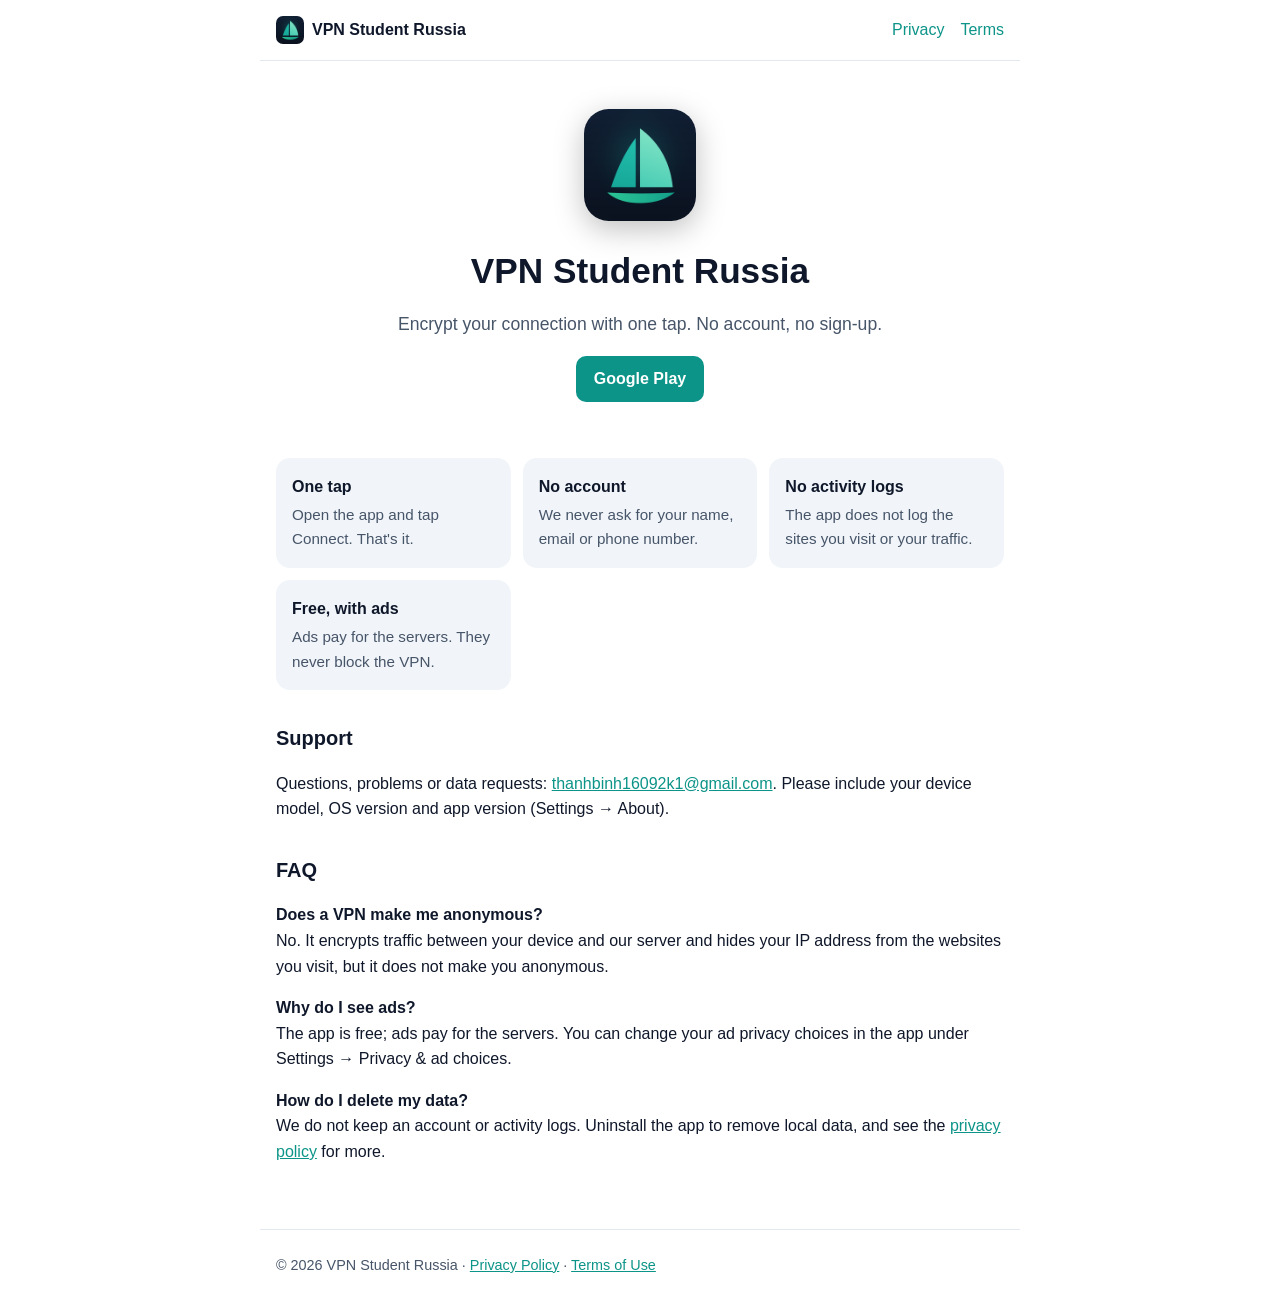
<file: index.html>
<!doctype html>
<html lang="en">
<head>
<meta charset="utf-8">
<meta name="viewport" content="width=device-width, initial-scale=1">
<title>VPN Student Russia</title>
<meta name="description" content="VPN Student Russia — encrypt your connection with one tap. No account needed.">
<link rel="icon" href="icon.png">
<link rel="stylesheet" href="style.css">
</head>
<body>
<header class="top"><a class="brand" href="index.html"><img src="icon.png" alt="" width="28" height="28"> VPN Student Russia</a>
<nav><a href="privacy.html">Privacy</a><a href="terms.html">Terms</a></nav></header>
<main>
  <section class="hero">
    <img src="icon.png" alt="VPN Student Russia icon" width="112" height="112">
    <h1>VPN Student Russia</h1>
    <p>Encrypt your connection with one tap. No account, no sign-up.</p>
    <div class="stores">
      <!-- Replace with real store links once the app is live -->
      <a class="btn" href="https://play.google.com/store/apps/details?id=app.vpnstudent">Google Play</a>
    </div>
  </section>

  <div class="cards">
    <div class="card"><h3>One tap</h3><p>Open the app and tap Connect. That's it.</p></div>
    <div class="card"><h3>No account</h3><p>We never ask for your name, email or phone number.</p></div>
    <div class="card"><h3>No activity logs</h3><p>The app does not log the sites you visit or your traffic.</p></div>
    <div class="card"><h3>Free, with ads</h3><p>Ads pay for the servers. They never block the VPN.</p></div>
  </div>

  <h2 id="support">Support</h2>
  <p>Questions, problems or data requests: <a href="mailto:thanhbinh16092k1@gmail.com">thanhbinh16092k1@gmail.com</a>.
  Please include your device model, OS version and app version (Settings → About).</p>

  <h2 id="faq">FAQ</h2>
  <p><strong>Does a VPN make me anonymous?</strong><br>No. It encrypts traffic between your device and our server and hides your IP address from the websites you visit, but it does not make you anonymous.</p>
  <p><strong>Why do I see ads?</strong><br>The app is free; ads pay for the servers. You can change your ad privacy choices in the app under Settings → Privacy &amp; ad choices.</p>
  <p><strong>How do I delete my data?</strong><br>We do not keep an account or activity logs. Uninstall the app to remove local data, and see the <a href="privacy.html#data-deletion">privacy policy</a> for more.</p>
</main>
<footer>&copy; 2026 VPN Student Russia · <a href="privacy.html">Privacy Policy</a> · <a href="terms.html">Terms of Use</a></footer>
</body>
</html>
</file>
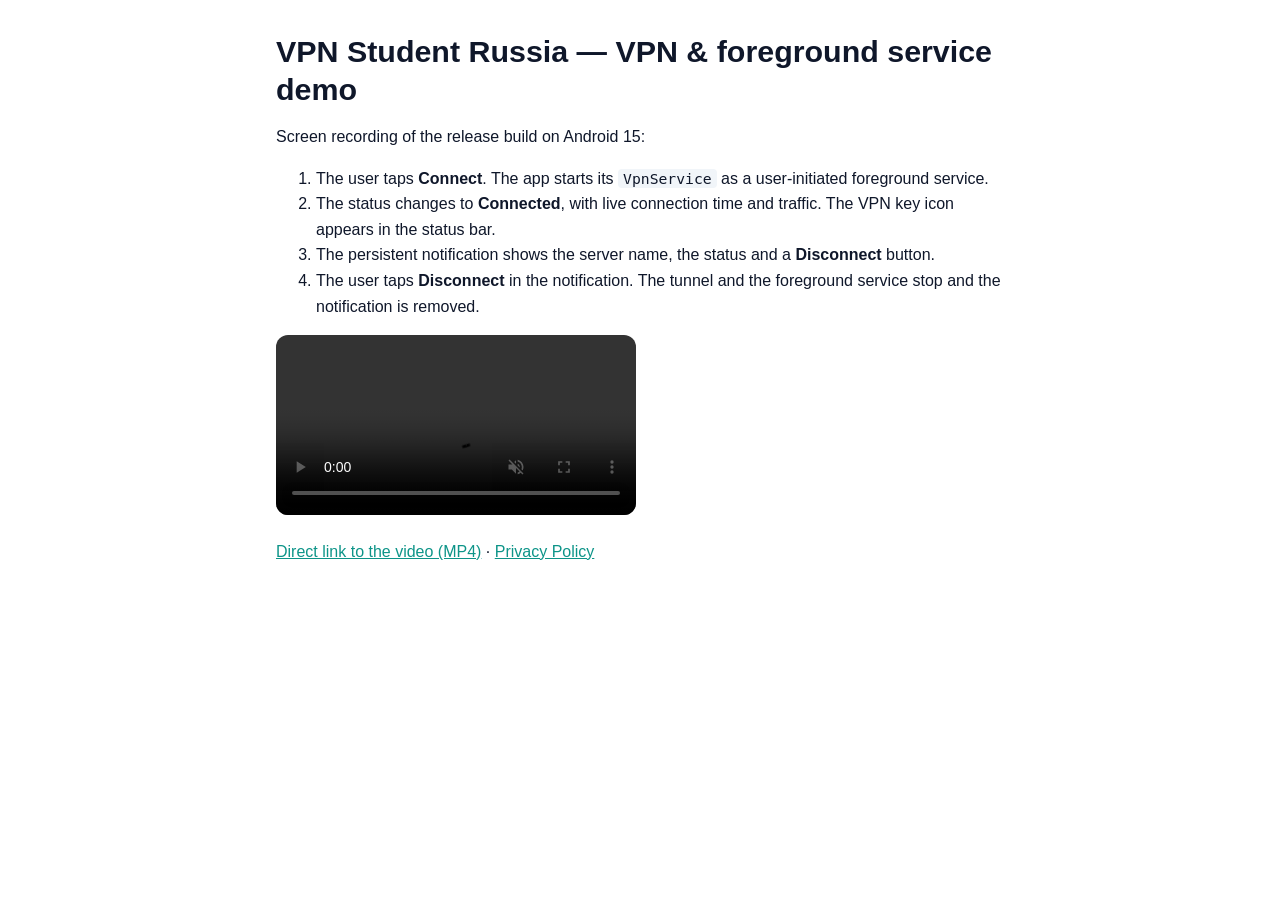
<file: demo.html>
<!doctype html>
<html lang="en">
<head>
<meta charset="utf-8">
<meta name="viewport" content="width=device-width, initial-scale=1">
<title>VPN Student Russia — Demo</title>
<link rel="stylesheet" href="style.css">
</head>
<body>
<main>
<h1>VPN Student Russia — VPN &amp; foreground service demo</h1>
<p>Screen recording of the release build on Android 15:</p>
<ol>
  <li>The user taps <strong>Connect</strong>. The app starts its <code>VpnService</code> as a user-initiated foreground service.</li>
  <li>The status changes to <strong>Connected</strong>, with live connection time and traffic. The VPN key icon appears in the status bar.</li>
  <li>The persistent notification shows the server name, the status and a <strong>Disconnect</strong> button.</li>
  <li>The user taps <strong>Disconnect</strong> in the notification. The tunnel and the foreground service stop and the notification is removed.</li>
</ol>
<video src="demo.mp4" controls playsinline muted style="max-width:360px;width:100%;border-radius:12px"></video>
<p><a href="demo.mp4">Direct link to the video (MP4)</a> · <a href="privacy.html">Privacy Policy</a></p>
</main>
</body>
</html>
</file>
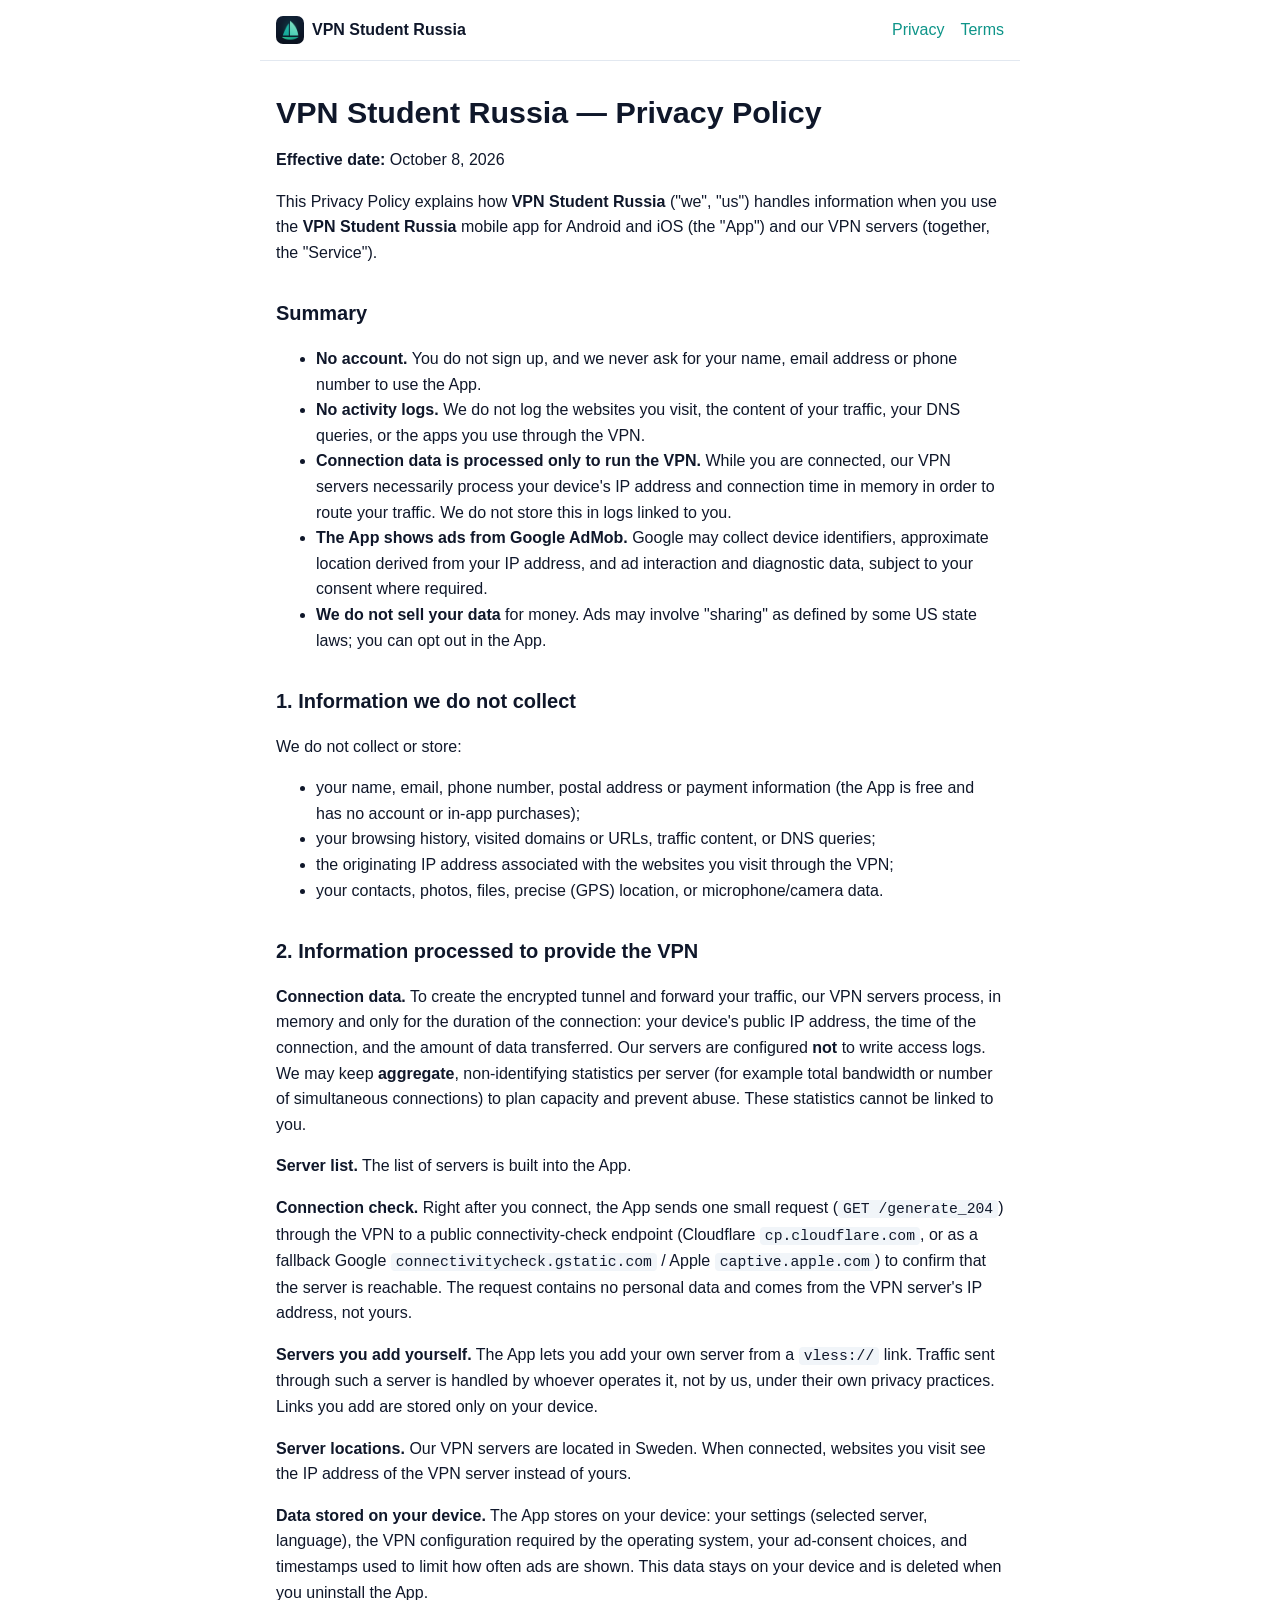
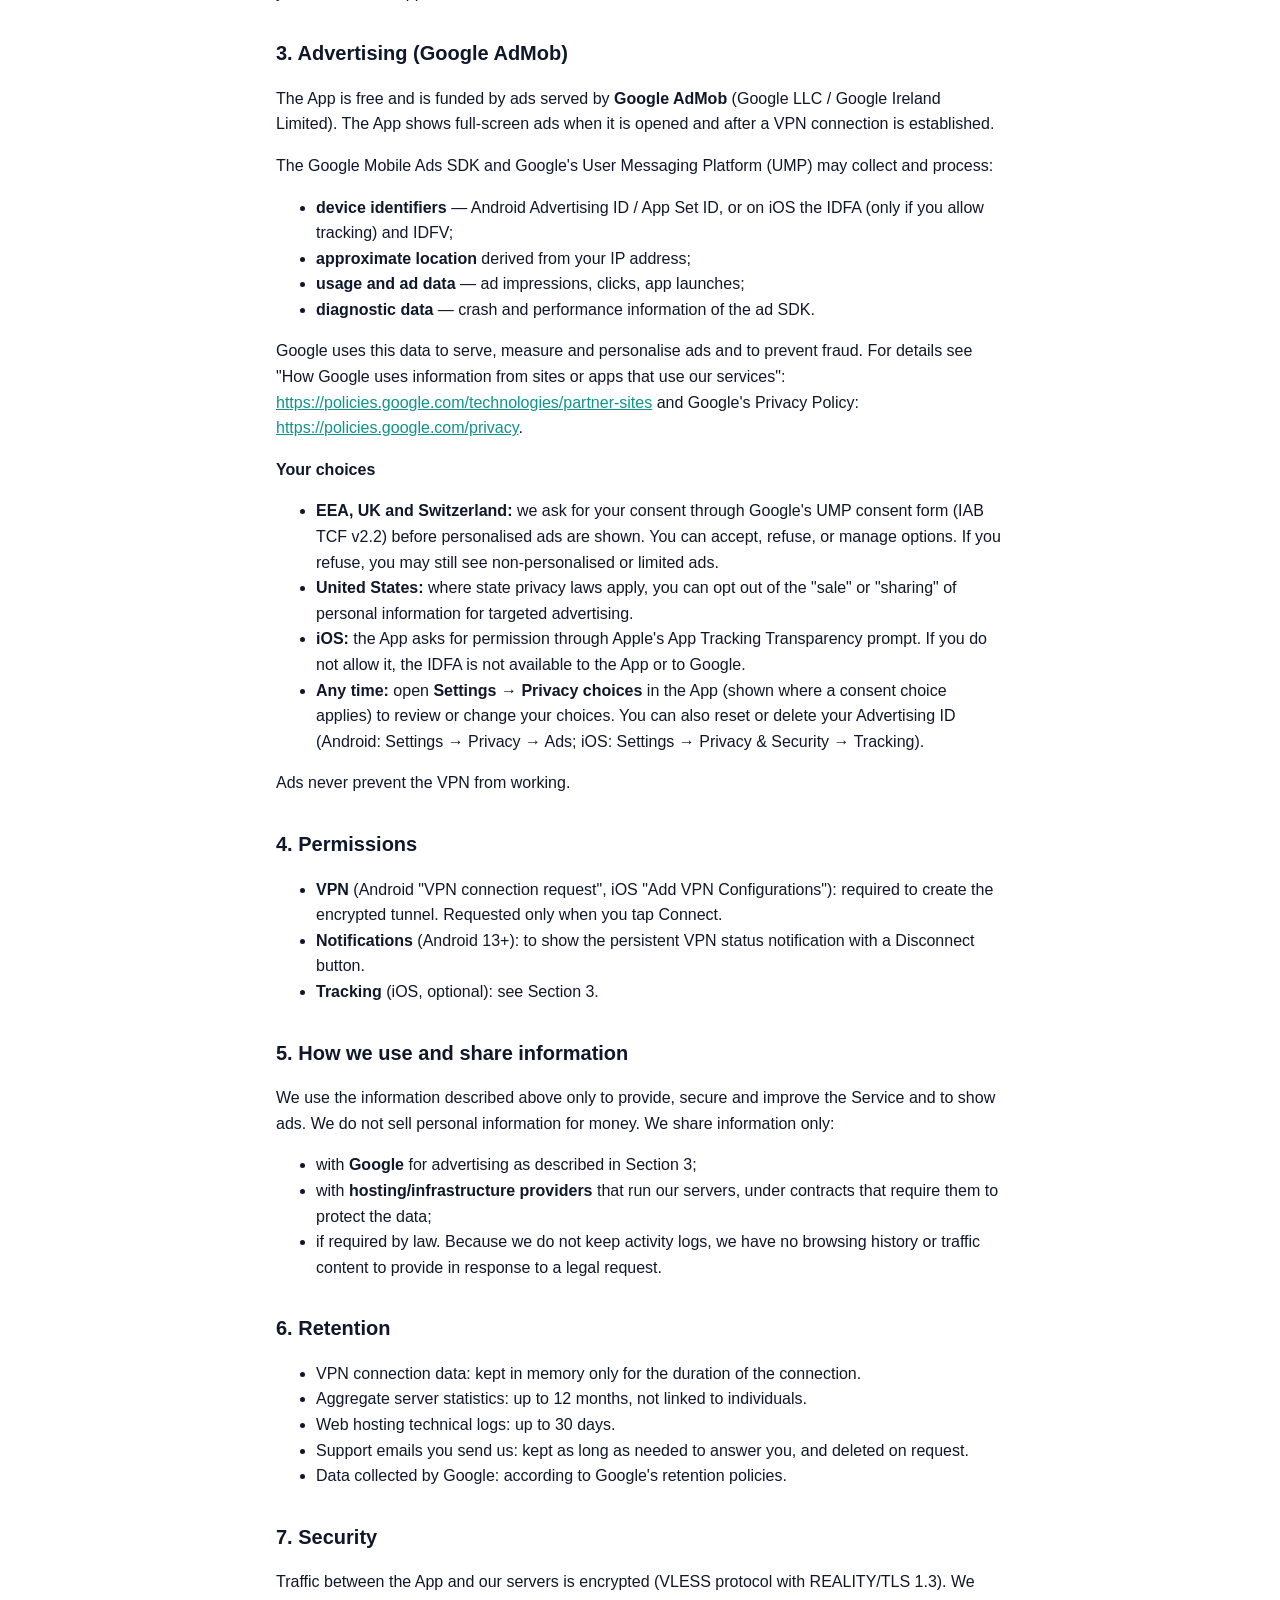
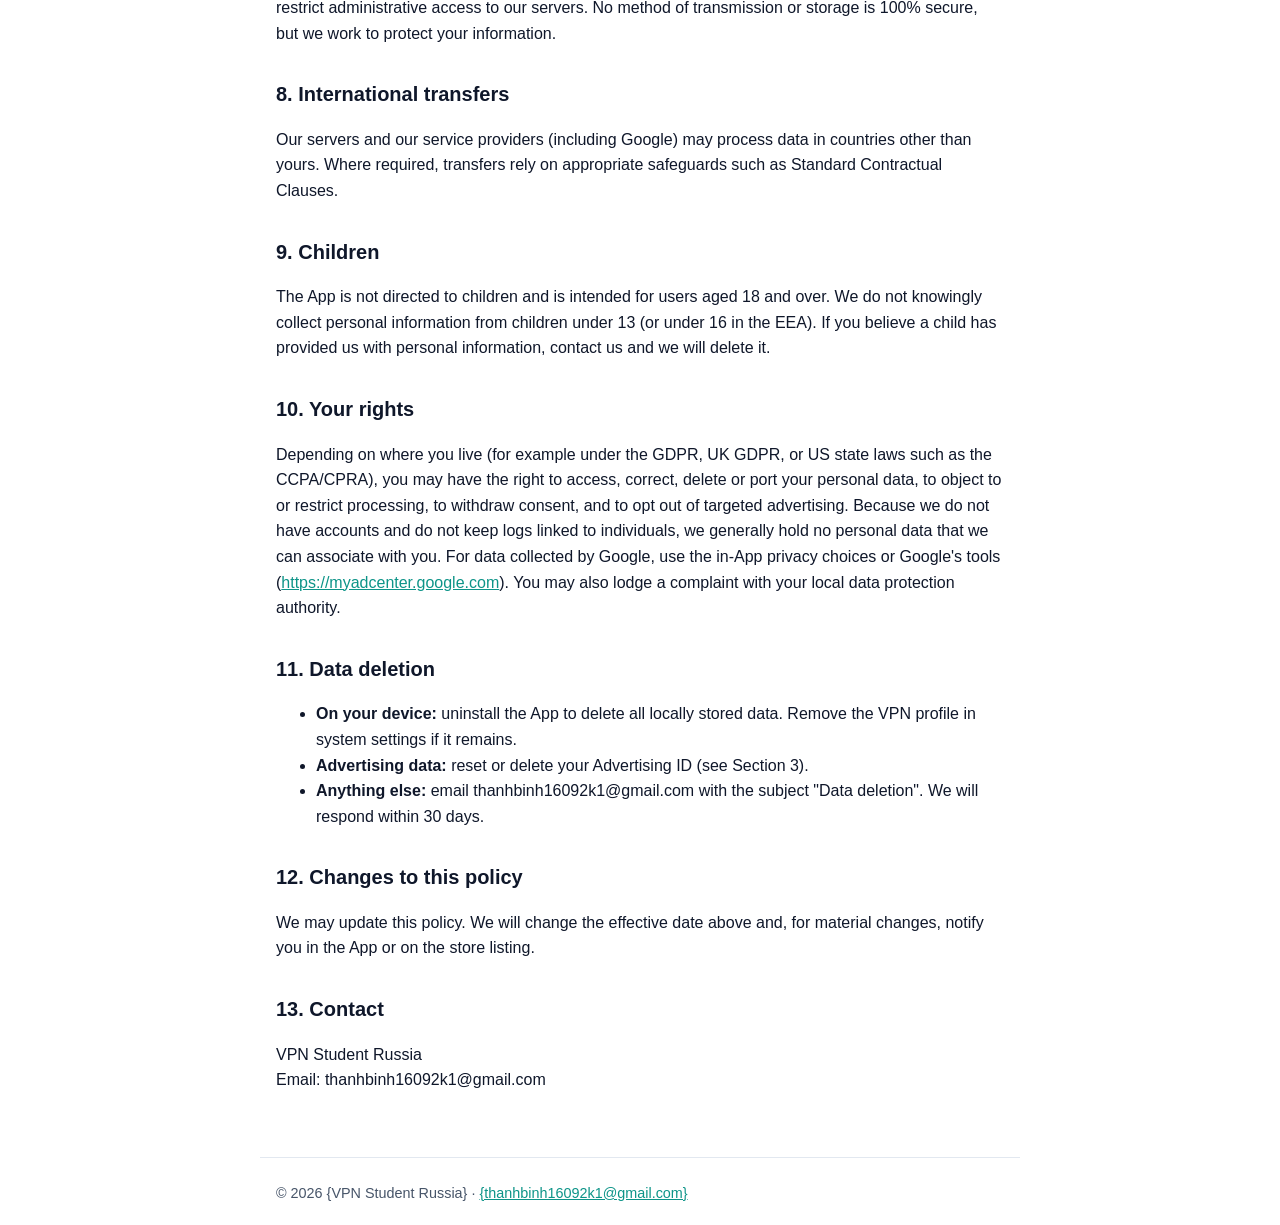
<file: privacy.html>
<!doctype html>
<html lang="en">
<head>
<meta charset="utf-8">
<meta name="viewport" content="width=device-width, initial-scale=1">
<title>VPN Student Russia — Privacy Policy</title>
<link rel="stylesheet" href="style.css">
</head>
<body>
<header class="top"><a class="brand" href="index.html"><img src="icon.png" alt="" width="28" height="28"> VPN Student Russia</a>
<nav><a href="privacy.html">Privacy</a><a href="terms.html">Terms</a></nav></header>
<main class="doc">
<h1>VPN Student Russia — Privacy Policy</h1>
<p><strong>Effective date:</strong> October 8, 2026</p>
<p>This Privacy Policy explains how <strong>VPN Student Russia</strong> ("we", "us") handles information when you use the <strong>VPN Student Russia</strong> mobile app for Android and iOS (the "App") and our VPN servers (together, the "Service").</p>
<h2 id="summary">Summary</h2>
<ul>
  <li><strong>No account.</strong> You do not sign up, and we never ask for your name, email address or phone number to use the App.</li>
  <li><strong>No activity logs.</strong> We do not log the websites you visit, the content of your traffic, your DNS queries, or the apps you use through the VPN.</li>
  <li><strong>Connection data is processed only to run the VPN.</strong> While you are connected, our VPN servers necessarily process your device's IP address and connection time in memory in order to route your traffic. We do not store this in logs linked to you.</li>
  <li><strong>The App shows ads from Google AdMob.</strong> Google may collect device identifiers, approximate location derived from your IP address, and ad interaction and diagnostic data, subject to your consent where required.</li>
  <li><strong>We do not sell your data</strong> for money. Ads may involve "sharing" as defined by some US state laws; you can opt out in the App.</li>
</ul>
<h2 id="information-we-do-not-collect">1. Information we do not collect</h2>
<p>We do not collect or store:</p>
<ul>
  <li>your name, email, phone number, postal address or payment information (the App is free and has no account or in-app purchases);</li>
  <li>your browsing history, visited domains or URLs, traffic content, or DNS queries;</li>
  <li>the originating IP address associated with the websites you visit through the VPN;</li>
  <li>your contacts, photos, files, precise (GPS) location, or microphone/camera data.</li>
</ul>
<h2 id="information-processed-to-provide-the-vpn">2. Information processed to provide the VPN</h2>
<p><strong>Connection data.</strong> To create the encrypted tunnel and forward your traffic, our VPN servers process, in memory and only for the duration of the connection: your device's public IP address, the time of the connection, and the amount of data transferred. Our servers are configured <strong>not</strong> to write access logs. We may keep <strong>aggregate</strong>, non-identifying statistics per server (for example total bandwidth or number of simultaneous connections) to plan capacity and prevent abuse. These statistics cannot be linked to you.</p>
<p><strong>Server list.</strong> The list of servers is built into the App.</p>
<p><strong>Connection check.</strong> Right after you connect, the App sends one small request (<code>GET /generate_204</code>) through the VPN to a public connectivity-check endpoint (Cloudflare <code>cp.cloudflare.com</code>, or as a fallback Google <code>connectivitycheck.gstatic.com</code> / Apple <code>captive.apple.com</code>) to confirm that the server is reachable. The request contains no personal data and comes from the VPN server's IP address, not yours.</p>
<p><strong>Servers you add yourself.</strong> The App lets you add your own server from a <code>vless://</code> link. Traffic sent through such a server is handled by whoever operates it, not by us, under their own privacy practices. Links you add are stored only on your device.</p>
<p><strong>Server locations.</strong> Our VPN servers are located in Sweden. When connected, websites you visit see the IP address of the VPN server instead of yours.</p>
<p><strong>Data stored on your device.</strong> The App stores on your device: your settings (selected server, language), the VPN configuration required by the operating system, your ad-consent choices, and timestamps used to limit how often ads are shown. This data stays on your device and is deleted when you uninstall the App.</p>
<h2 id="advertising-google-admob">3. Advertising (Google AdMob)</h2>
<p>The App is free and is funded by ads served by <strong>Google AdMob</strong> (Google LLC / Google Ireland Limited). The App shows full-screen ads when it is opened and after a VPN connection is established.</p>
<p>The Google Mobile Ads SDK and Google's User Messaging Platform (UMP) may collect and process:</p>
<ul>
  <li><strong>device identifiers</strong> — Android Advertising ID / App Set ID, or on iOS the IDFA (only if you allow tracking) and IDFV;</li>
  <li><strong>approximate location</strong> derived from your IP address;</li>
  <li><strong>usage and ad data</strong> — ad impressions, clicks, app launches;</li>
  <li><strong>diagnostic data</strong> — crash and performance information of the ad SDK.</li>
</ul>
<p>Google uses this data to serve, measure and personalise ads and to prevent fraud. For details see "How Google uses information from sites or apps that use our services": <a href="https://policies.google.com/technologies/partner-sites">https://policies.google.com/technologies/partner-sites</a> and Google's Privacy Policy: <a href="https://policies.google.com/privacy">https://policies.google.com/privacy</a>.</p>
<p><strong>Your choices</strong></p>
<ul>
  <li><strong>EEA, UK and Switzerland:</strong> we ask for your consent through Google's UMP consent form (IAB TCF v2.2) before personalised ads are shown. You can accept, refuse, or manage options. If you refuse, you may still see non-personalised or limited ads.</li>
  <li><strong>United States:</strong> where state privacy laws apply, you can opt out of the "sale" or "sharing" of personal information for targeted advertising.</li>
  <li><strong>iOS:</strong> the App asks for permission through Apple's App Tracking Transparency prompt. If you do not allow it, the IDFA is not available to the App or to Google.</li>
  <li><strong>Any time:</strong> open <strong>Settings → Privacy choices</strong> in the App (shown where a consent choice applies) to review or change your choices. You can also reset or delete your Advertising ID (Android: Settings → Privacy → Ads; iOS: Settings → Privacy &amp; Security → Tracking).</li>
</ul>
<p>Ads never prevent the VPN from working.</p>
<h2 id="permissions">4. Permissions</h2>
<ul>
  <li><strong>VPN</strong> (Android "VPN connection request", iOS "Add VPN Configurations"): required to create the encrypted tunnel. Requested only when you tap Connect.</li>
  <li><strong>Notifications</strong> (Android 13+): to show the persistent VPN status notification with a Disconnect button.</li>
  <li><strong>Tracking</strong> (iOS, optional): see Section 3.</li>
</ul>
<h2 id="how-we-use-and-share-information">5. How we use and share information</h2>
<p>We use the information described above only to provide, secure and improve the Service and to show ads. We do not sell personal information for money. We share information only:</p>
<ul>
  <li>with <strong>Google</strong> for advertising as described in Section 3;</li>
  <li>with <strong>hosting/infrastructure providers</strong> that run our servers, under contracts that require them to protect the data;</li>
  <li>if required by law. Because we do not keep activity logs, we have no browsing history or traffic content to provide in response to a legal request.</li>
</ul>
<h2 id="retention">6. Retention</h2>
<ul>
  <li>VPN connection data: kept in memory only for the duration of the connection.</li>
  <li>Aggregate server statistics: up to 12 months, not linked to individuals.</li>
  <li>Web hosting technical logs: up to 30 days.</li>
  <li>Support emails you send us: kept as long as needed to answer you, and deleted on request.</li>
  <li>Data collected by Google: according to Google's retention policies.</li>
</ul>
<h2 id="security">7. Security</h2>
<p>Traffic between the App and our servers is encrypted (VLESS protocol with REALITY/TLS 1.3). We restrict administrative access to our servers. No method of transmission or storage is 100% secure, but we work to protect your information.</p>
<h2 id="international-transfers">8. International transfers</h2>
<p>Our servers and our service providers (including Google) may process data in countries other than yours. Where required, transfers rely on appropriate safeguards such as Standard Contractual Clauses.</p>
<h2 id="children">9. Children</h2>
<p>The App is not directed to children and is intended for users aged 18 and over. We do not knowingly collect personal information from children under 13 (or under 16 in the EEA). If you believe a child has provided us with personal information, contact us and we will delete it.</p>
<h2 id="your-rights">10. Your rights</h2>
<p>Depending on where you live (for example under the GDPR, UK GDPR, or US state laws such as the CCPA/CPRA), you may have the right to access, correct, delete or port your personal data, to object to or restrict processing, to withdraw consent, and to opt out of targeted advertising. Because we do not have accounts and do not keep logs linked to individuals, we generally hold no personal data that we can associate with you. For data collected by Google, use the in-App privacy choices or Google's tools (<a href="https://myadcenter.google.com">https://myadcenter.google.com</a>). You may also lodge a complaint with your local data protection authority.</p>
<h2 id="data-deletion">11. Data deletion</h2>
<ul>
  <li><strong>On your device:</strong> uninstall the App to delete all locally stored data. Remove the VPN profile in system settings if it remains.</li>
  <li><strong>Advertising data:</strong> reset or delete your Advertising ID (see Section 3).</li>
  <li><strong>Anything else:</strong> email thanhbinh16092k1@gmail.com with the subject "Data deletion". We will respond within 30 days.</li>
</ul>
<h2 id="changes-to-this-policy">12. Changes to this policy</h2>
<p>We may update this policy. We will change the effective date above and, for material changes, notify you in the App or on the store listing.</p>
<h2 id="contact">13. Contact</h2>
<p>VPN Student Russia<br>
Email: thanhbinh16092k1@gmail.com</p>
</main>
<footer>&copy; 2026 {VPN Student Russia} · <a href="mailto:{thanhbinh16092k1@gmail.com}">{thanhbinh16092k1@gmail.com}</a></footer>
</body>
</html>
</file>
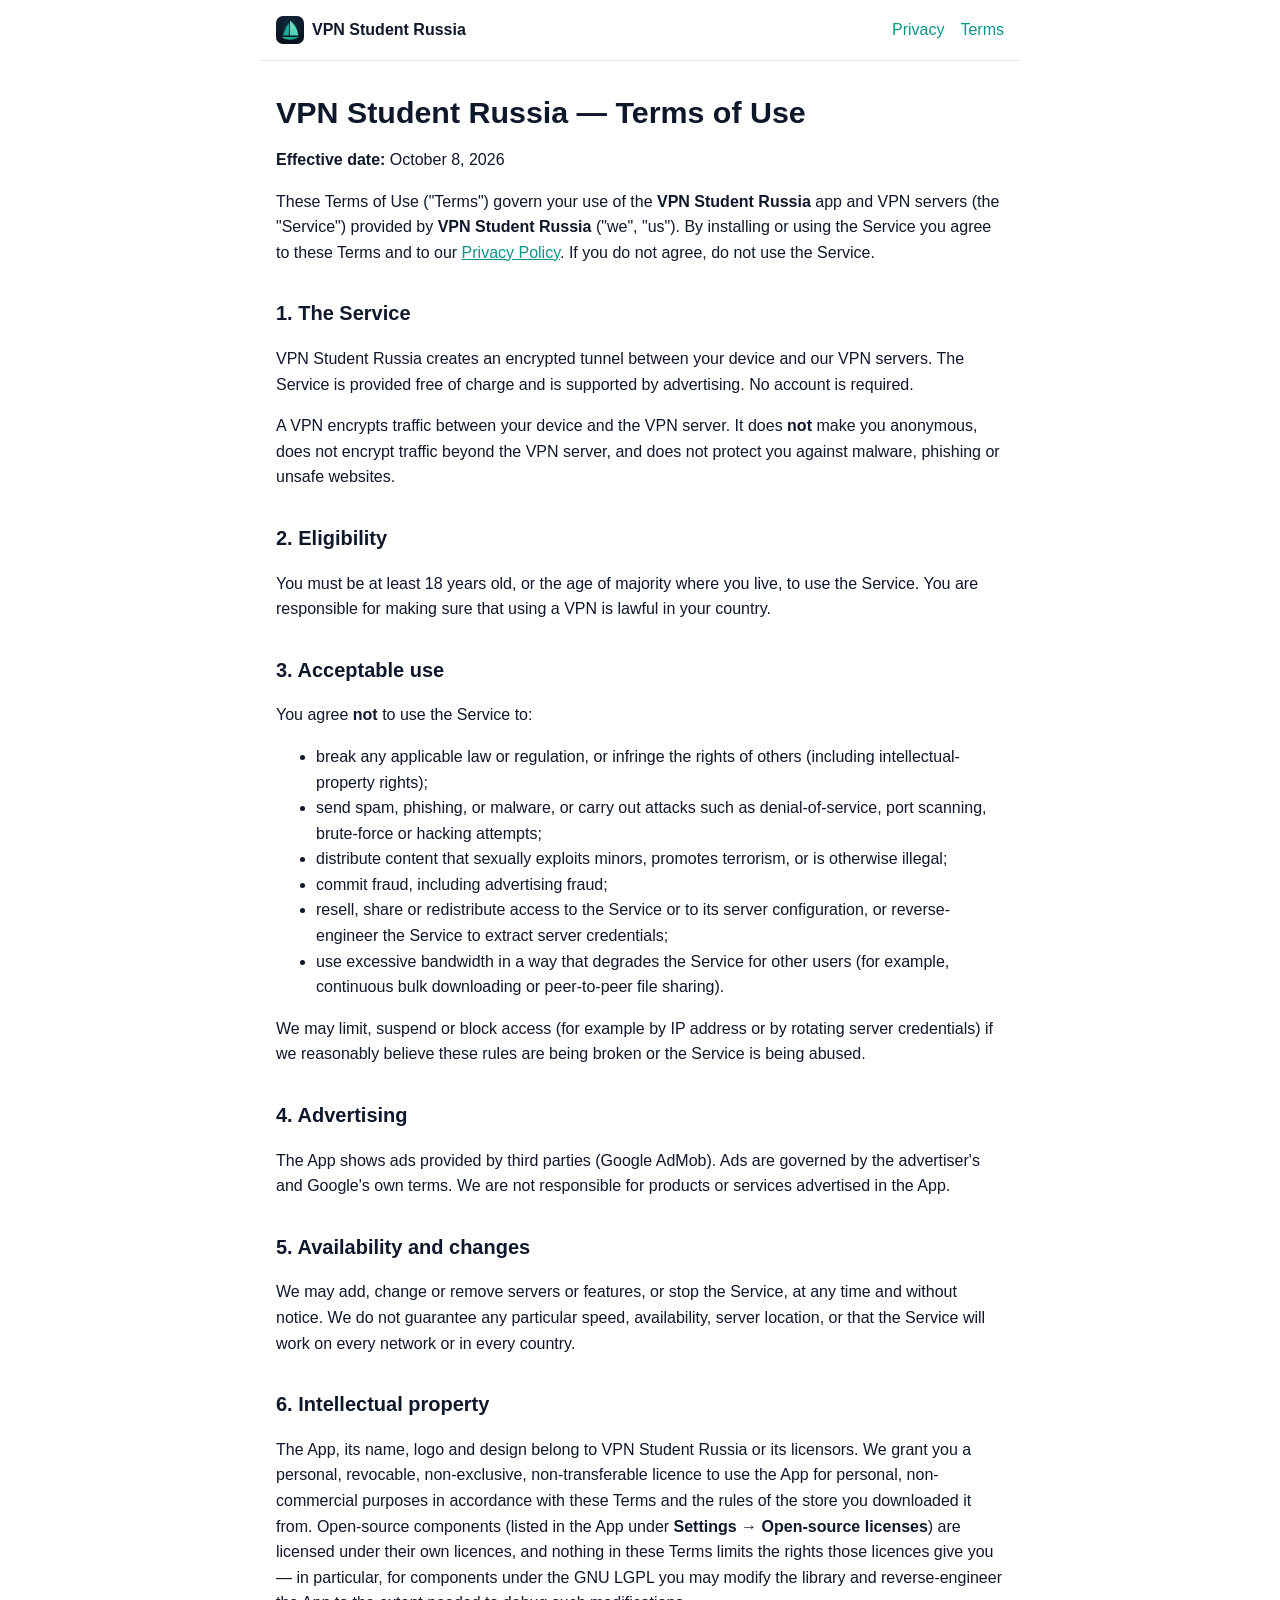
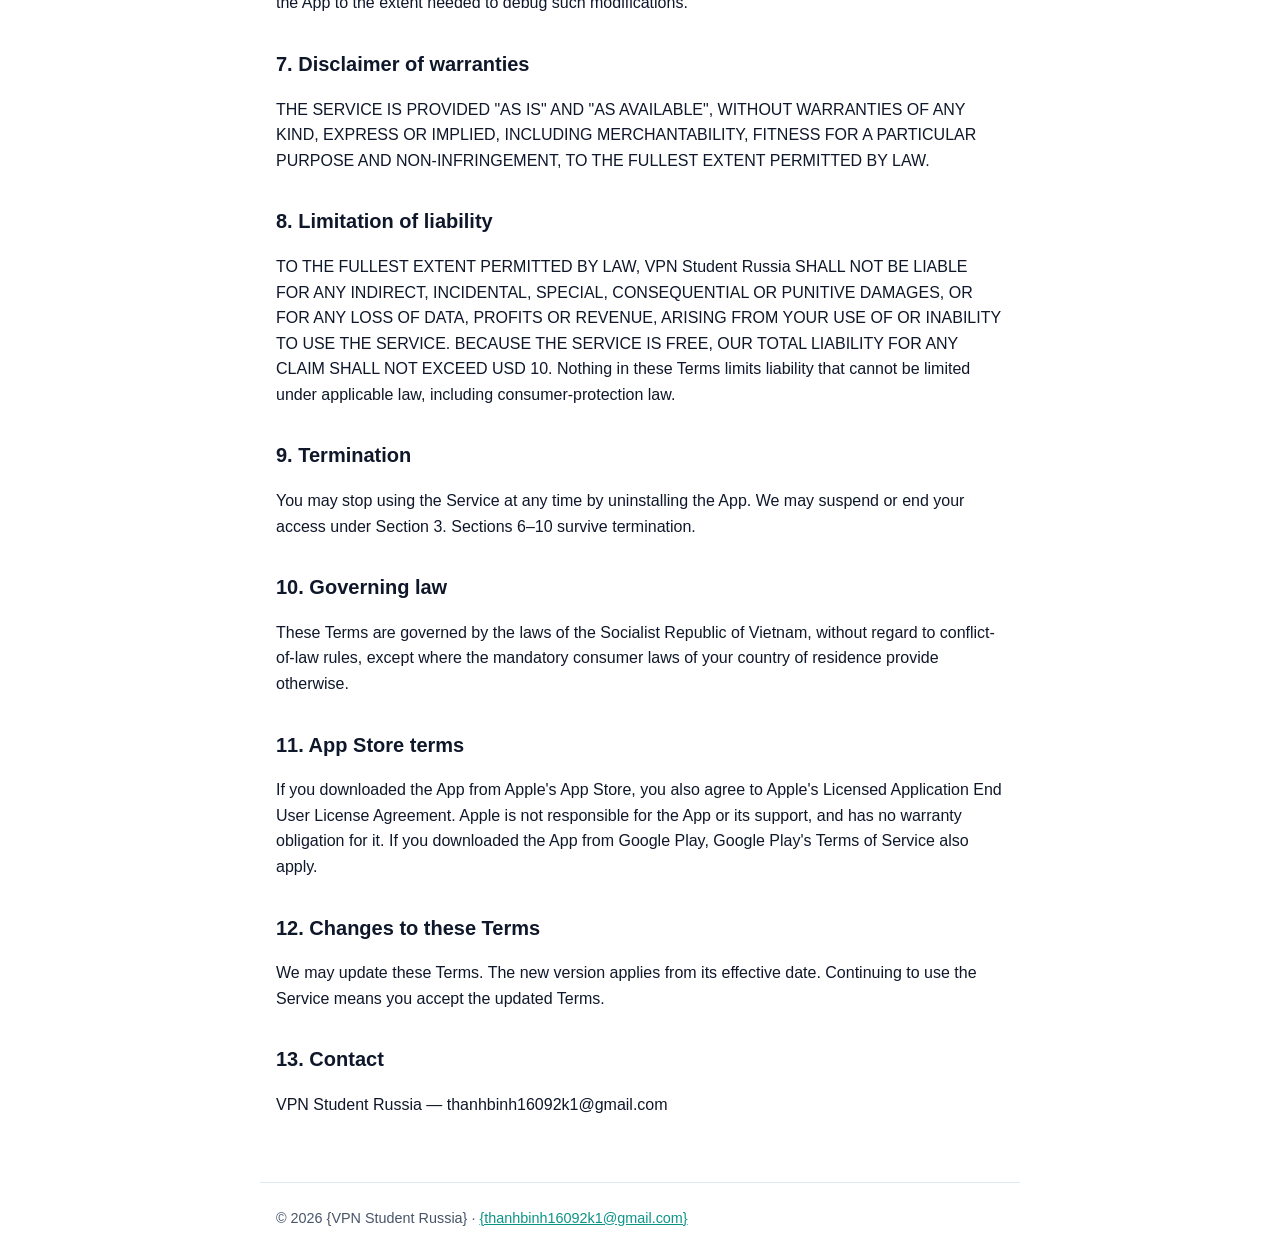
<file: terms.html>
<!doctype html>
<html lang="en">
<head>
<meta charset="utf-8">
<meta name="viewport" content="width=device-width, initial-scale=1">
<title>VPN Student Russia — Terms of Use</title>
<link rel="stylesheet" href="style.css">
</head>
<body>
<header class="top"><a class="brand" href="index.html"><img src="icon.png" alt="" width="28" height="28"> VPN Student Russia</a>
<nav><a href="privacy.html">Privacy</a><a href="terms.html">Terms</a></nav></header>
<main class="doc">
<h1>VPN Student Russia — Terms of Use</h1>
<p><strong>Effective date:</strong> October 8, 2026</p>
<p>These Terms of Use ("Terms") govern your use of the <strong>VPN Student Russia</strong> app and VPN servers (the "Service") provided by <strong>VPN Student Russia</strong> ("we", "us"). By installing or using the Service you agree to these Terms and to our <a href="privacy.html">Privacy Policy</a>. If you do not agree, do not use the Service.</p>
<h2 id="the-service">1. The Service</h2>
<p>VPN Student Russia creates an encrypted tunnel between your device and our VPN servers. The Service is provided free of charge and is supported by advertising. No account is required.</p>
<p>A VPN encrypts traffic between your device and the VPN server. It does <strong>not</strong> make you anonymous, does not encrypt traffic beyond the VPN server, and does not protect you against malware, phishing or unsafe websites.</p>
<h2 id="eligibility">2. Eligibility</h2>
<p>You must be at least 18 years old, or the age of majority where you live, to use the Service. You are responsible for making sure that using a VPN is lawful in your country.</p>
<h2 id="acceptable-use">3. Acceptable use</h2>
<p>You agree <strong>not</strong> to use the Service to:</p>
<ul>
  <li>break any applicable law or regulation, or infringe the rights of others (including intellectual-property rights);</li>
  <li>send spam, phishing, or malware, or carry out attacks such as denial-of-service, port scanning, brute-force or hacking attempts;</li>
  <li>distribute content that sexually exploits minors, promotes terrorism, or is otherwise illegal;</li>
  <li>commit fraud, including advertising fraud;</li>
  <li>resell, share or redistribute access to the Service or to its server configuration, or reverse-engineer the Service to extract server credentials;</li>
  <li>use excessive bandwidth in a way that degrades the Service for other users (for example, continuous bulk downloading or peer-to-peer file sharing).</li>
</ul>
<p>We may limit, suspend or block access (for example by IP address or by rotating server credentials) if we reasonably believe these rules are being broken or the Service is being abused.</p>
<h2 id="advertising">4. Advertising</h2>
<p>The App shows ads provided by third parties (Google AdMob). Ads are governed by the advertiser's and Google's own terms. We are not responsible for products or services advertised in the App.</p>
<h2 id="availability-and-changes">5. Availability and changes</h2>
<p>We may add, change or remove servers or features, or stop the Service, at any time and without notice. We do not guarantee any particular speed, availability, server location, or that the Service will work on every network or in every country.</p>
<h2 id="intellectual-property">6. Intellectual property</h2>
<p>The App, its name, logo and design belong to VPN Student Russia or its licensors. We grant you a personal, revocable, non-exclusive, non-transferable licence to use the App for personal, non-commercial purposes in accordance with these Terms and the rules of the store you downloaded it from. Open-source components (listed in the App under <strong>Settings → Open-source licenses</strong>) are licensed under their own licences, and nothing in these Terms limits the rights those licences give you — in particular, for components under the GNU LGPL you may modify the library and reverse-engineer the App to the extent needed to debug such modifications.</p>
<h2 id="disclaimer-of-warranties">7. Disclaimer of warranties</h2>
<p>THE SERVICE IS PROVIDED "AS IS" AND "AS AVAILABLE", WITHOUT WARRANTIES OF ANY KIND, EXPRESS OR IMPLIED, INCLUDING MERCHANTABILITY, FITNESS FOR A PARTICULAR PURPOSE AND NON-INFRINGEMENT, TO THE FULLEST EXTENT PERMITTED BY LAW.</p>
<h2 id="limitation-of-liability">8. Limitation of liability</h2>
<p>TO THE FULLEST EXTENT PERMITTED BY LAW, VPN Student Russia SHALL NOT BE LIABLE FOR ANY INDIRECT, INCIDENTAL, SPECIAL, CONSEQUENTIAL OR PUNITIVE DAMAGES, OR FOR ANY LOSS OF DATA, PROFITS OR REVENUE, ARISING FROM YOUR USE OF OR INABILITY TO USE THE SERVICE. BECAUSE THE SERVICE IS FREE, OUR TOTAL LIABILITY FOR ANY CLAIM SHALL NOT EXCEED USD 10. Nothing in these Terms limits liability that cannot be limited under applicable law, including consumer-protection law.</p>
<h2 id="termination">9. Termination</h2>
<p>You may stop using the Service at any time by uninstalling the App. We may suspend or end your access under Section 3. Sections 6–10 survive termination.</p>
<h2 id="governing-law">10. Governing law</h2>
<p>These Terms are governed by the laws of the Socialist Republic of Vietnam, without regard to conflict-of-law rules, except where the mandatory consumer laws of your country of residence provide otherwise.</p>
<h2 id="app-store-terms">11. App Store terms</h2>
<p>If you downloaded the App from Apple's App Store, you also agree to Apple's Licensed Application End User License Agreement. Apple is not responsible for the App or its support, and has no warranty obligation for it. If you downloaded the App from Google Play, Google Play's Terms of Service also apply.</p>
<h2 id="changes-to-these-terms">12. Changes to these Terms</h2>
<p>We may update these Terms. The new version applies from its effective date. Continuing to use the Service means you accept the updated Terms.</p>
<h2 id="contact">13. Contact</h2>
<p>VPN Student Russia — thanhbinh16092k1@gmail.com</p>
</main>
<footer>&copy; 2026 {VPN Student Russia} · <a href="mailto:{thanhbinh16092k1@gmail.com}">{thanhbinh16092k1@gmail.com}</a></footer>
</body>
</html>
</file>
<file: style.css>
:root {
  --bg: #ffffff;
  --fg: #0f172a;
  --muted: #475569;
  --accent: #0d9488;
  --card: #f1f5f9;
  --line: #e2e8f0;
}
@media (prefers-color-scheme: dark) {
  :root {
    --bg: #0b1220;
    --fg: #e2e8f0;
    --muted: #94a3b8;
    --accent: #34d399;
    --card: #142032;
    --line: #24324c;
  }
}
* { box-sizing: border-box; }
html { -webkit-text-size-adjust: 100%; }
body {
  margin: 0;
  background: var(--bg);
  color: var(--fg);
  font: 16px/1.6 -apple-system, BlinkMacSystemFont, "Segoe UI", Roboto, Arial, sans-serif;
}
a { color: var(--accent); }
.top {
  display: flex; align-items: center; justify-content: space-between;
  max-width: 760px; margin: 0 auto; padding: 16px;
  border-bottom: 1px solid var(--line);
}
.brand { display: flex; align-items: center; gap: 8px; font-weight: 700; color: var(--fg); text-decoration: none; }
.brand img { border-radius: 7px; }
nav a { margin-left: 16px; text-decoration: none; }
main { max-width: 760px; margin: 0 auto; padding: 8px 16px 48px; }
h1 { font-size: 1.9rem; line-height: 1.25; margin: 24px 0 8px; }
h2 { font-size: 1.25rem; margin-top: 32px; }
code { background: var(--card); padding: 1px 5px; border-radius: 4px; font-size: .92em; overflow-wrap: anywhere; }
p, li { overflow-wrap: anywhere; }
footer { max-width: 760px; margin: 0 auto; padding: 24px 16px; color: var(--muted); border-top: 1px solid var(--line); font-size: .9rem; }
.hero { text-align: center; padding: 40px 0 16px; }
.hero img { border-radius: 22%; box-shadow: 0 8px 30px rgba(0,0,0,.25); }
.hero h1 { font-size: 2.2rem; margin-top: 20px; }
.hero p { color: var(--muted); font-size: 1.1rem; }
.cards { display: grid; grid-template-columns: repeat(auto-fit, minmax(200px, 1fr)); gap: 12px; margin: 24px 0; }
.card { background: var(--card); border-radius: 14px; padding: 16px; }
.card h3 { margin: 0 0 4px; font-size: 1rem; }
.card p { margin: 0; color: var(--muted); font-size: .95rem; }
.stores { display: flex; flex-wrap: wrap; gap: 12px; justify-content: center; margin: 16px 0; }
.btn { display: inline-block; padding: 10px 18px; border-radius: 10px; background: var(--accent); color: #fff; text-decoration: none; font-weight: 600; }
@media (prefers-color-scheme: dark) { .btn { color: #0b1220; } }
</file>
